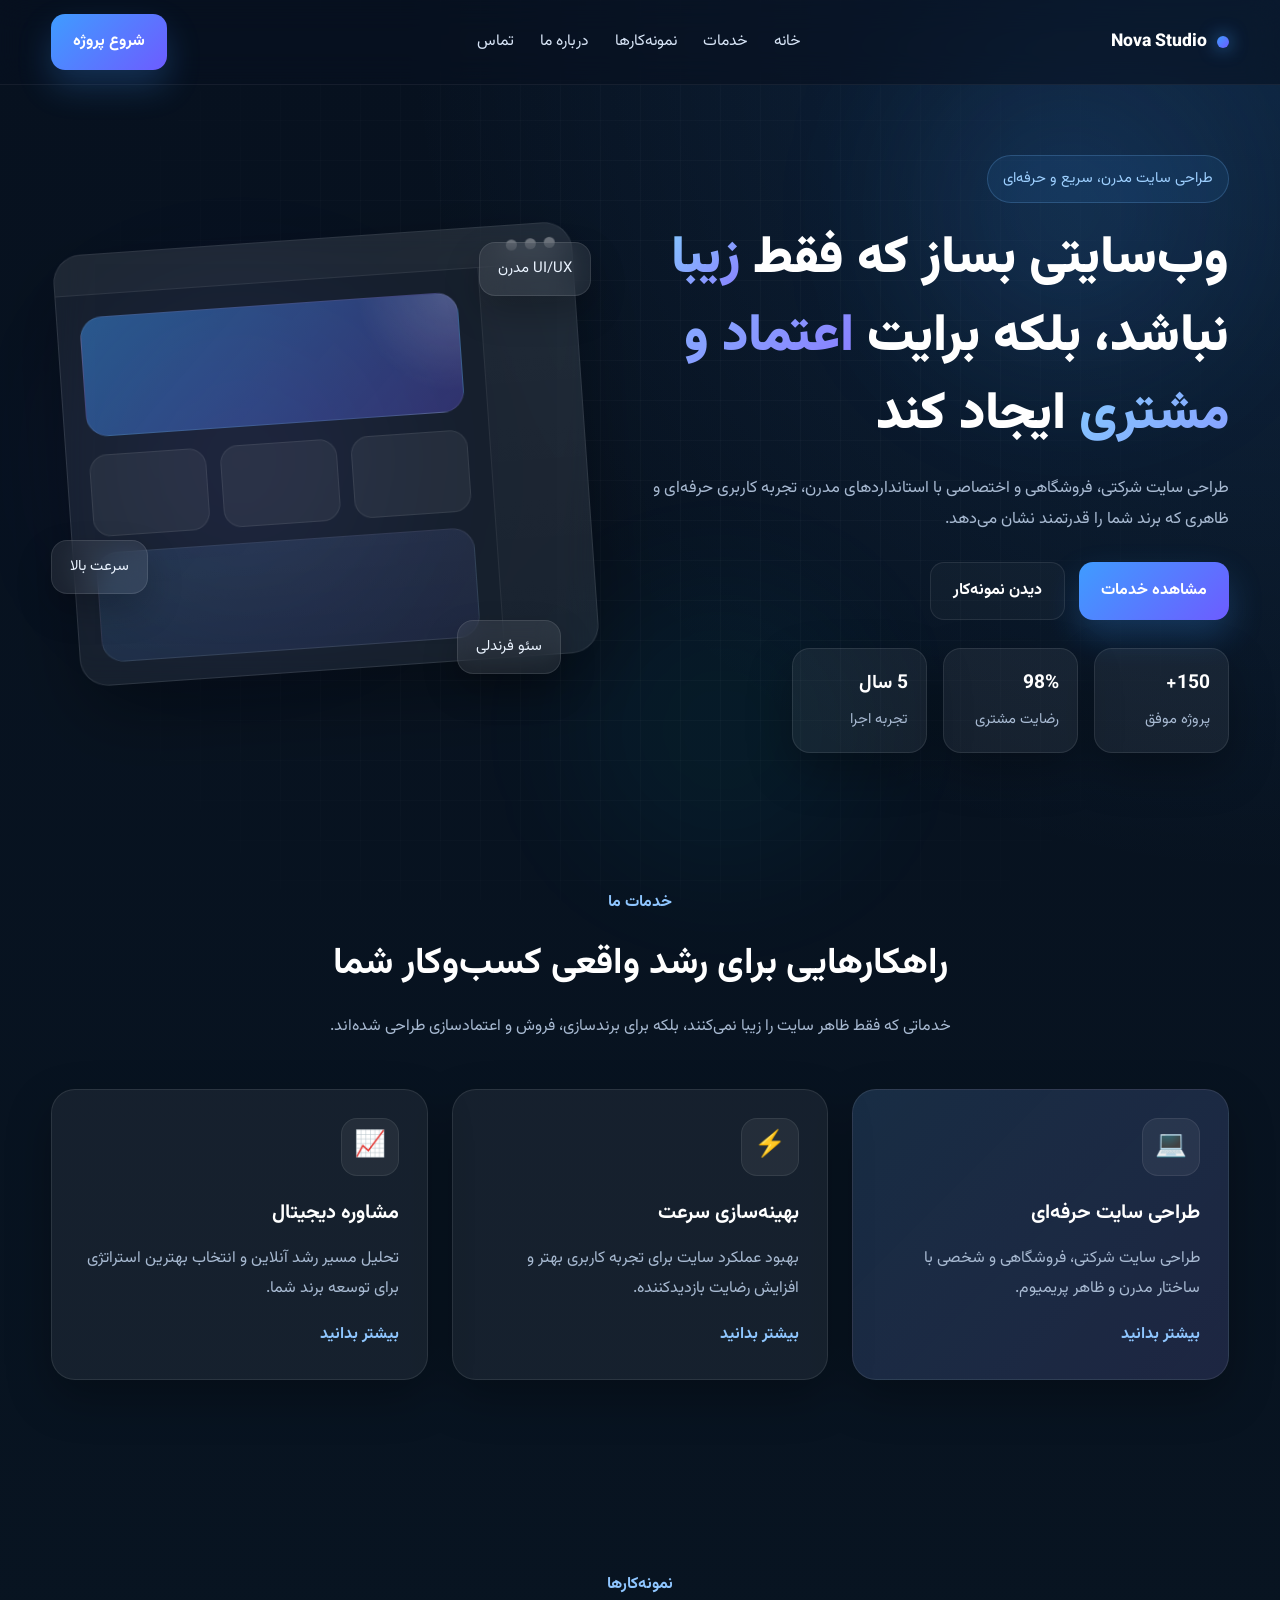
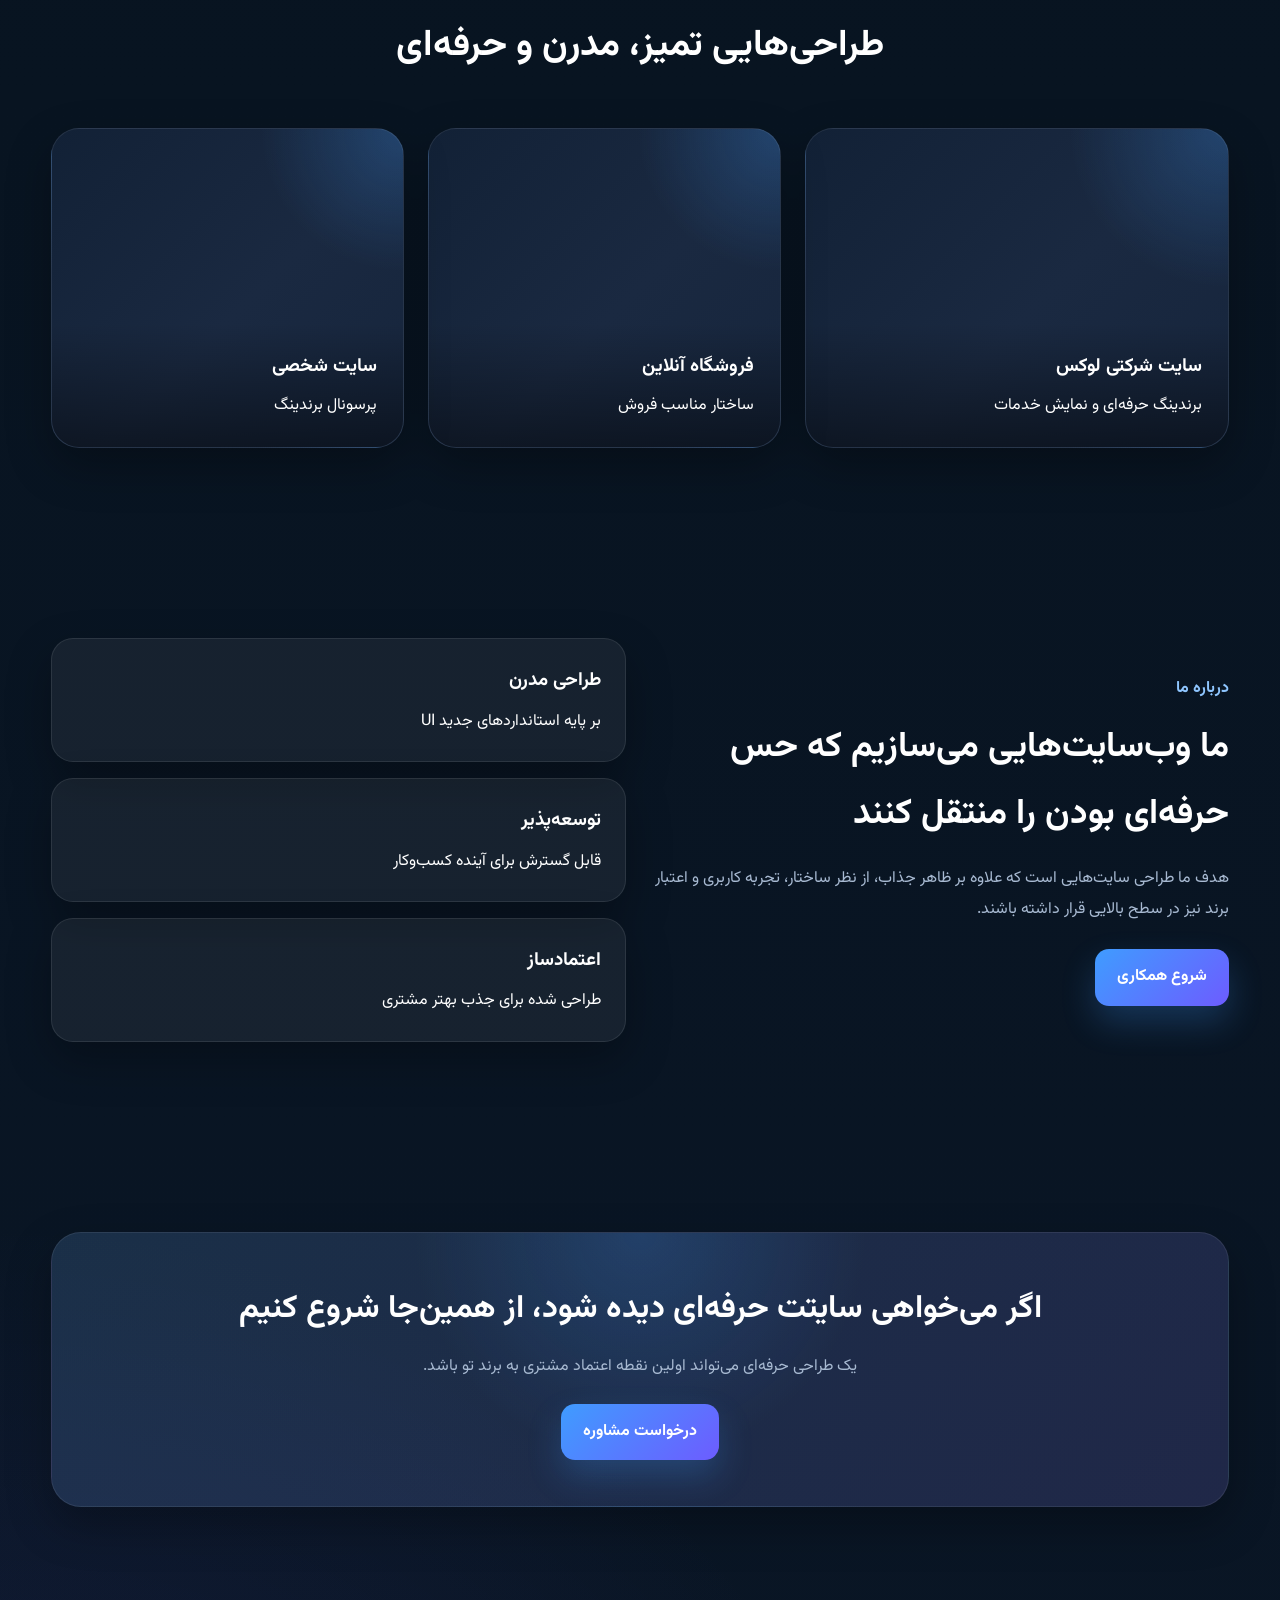
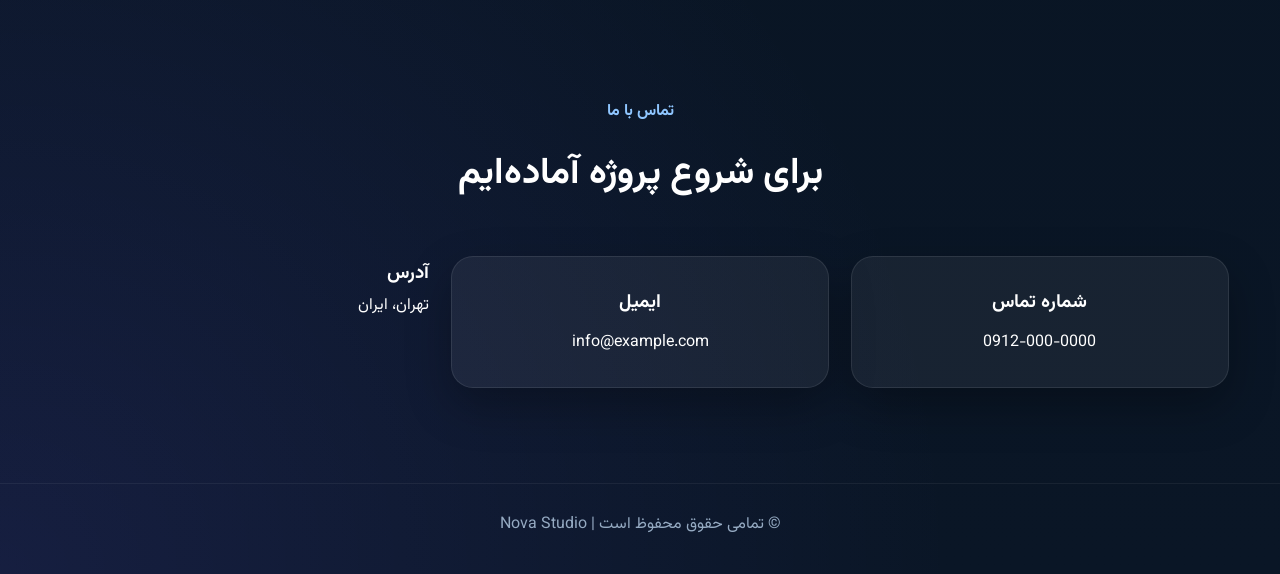
<file: index.html>
<!DOCTYPE html>
<html lang="fa" dir="rtl">
<head>
  <meta charset="UTF-8" />
  <meta name="viewport" content="width=device-width, initial-scale=1.0" />
  <title>Nova Studio | طراحی سایت حرفه‌ای</title>

  <!-- فونت فارسی حرفه‌ای -->
  <link rel="preconnect" href="https://fonts.googleapis.com">
  <link rel="preconnect" href="https://fonts.gstatic.com" crossorigin>
  <link href="https://fonts.googleapis.com/css2?family=Vazirmatn:wght@400;500;700;800;900&display=swap" rel="stylesheet">

  <link rel="stylesheet" href="style.css" />
</head>
<body>

  <!-- Background -->
  <div class="bg-grid"></div>
  <div class="glow glow-1"></div>
  <div class="glow glow-2"></div>
  <div class="glow glow-3"></div>

  <!-- Header -->
  <header class="header">
    <div class="container navbar">
      <a href="#" class="logo">
        <span class="logo-dot"></span>
        Nova Studio
      </a>

      <nav class="nav" id="navMenu">
        <a href="#hero">خانه</a>
        <a href="#services">خدمات</a>
        <a href="#portfolio">نمونه‌کارها</a>
        <a href="#about">درباره ما</a>
        <a href="#contact">تماس</a>
      </nav>

      <div class="nav-actions">
        <a href="#contact" class="btn btn-primary desktop-btn">شروع پروژه</a>
        <button class="menu-toggle" id="menuToggle">☰</button>
      </div>
    </div>
  </header>

  <!-- Hero -->
  <section class="hero" id="hero">
    <div class="container hero-wrapper">
      <div class="hero-text">
        <span class="badge">طراحی سایت مدرن، سریع و حرفه‌ای</span>

        <h1>
          وب‌سایتی بساز که فقط
          <span>زیبا</span> نباشد،
          بلکه برایت
          <span>اعتماد و مشتری</span>
          ایجاد کند
        </h1>

        <p>
          طراحی سایت شرکتی، فروشگاهی و اختصاصی با استانداردهای مدرن،
          تجربه کاربری حرفه‌ای و ظاهری که برند شما را قدرتمند نشان می‌دهد.
        </p>

        <div class="hero-buttons">
          <a href="#services" class="btn btn-primary">مشاهده خدمات</a>
          <a href="#portfolio" class="btn btn-secondary">دیدن نمونه‌کار</a>
        </div>

        <div class="hero-metrics">
          <div class="metric">
            <strong>150+</strong>
            <span>پروژه موفق</span>
          </div>
          <div class="metric">
            <strong>98%</strong>
            <span>رضایت مشتری</span>
          </div>
          <div class="metric">
            <strong>5 سال</strong>
            <span>تجربه اجرا</span>
          </div>
        </div>
      </div>

      <div class="hero-visual">
        <div class="ui-card">
          <div class="ui-topbar">
            <span></span><span></span><span></span>
          </div>

          <div class="ui-content">
            <div class="ui-sidebar"></div>

            <div class="ui-main">
              <div class="ui-banner"></div>

              <div class="ui-stats">
                <div class="ui-mini-card"></div>
                <div class="ui-mini-card"></div>
                <div class="ui-mini-card"></div>
              </div>

              <div class="ui-chart"></div>
            </div>
          </div>
        </div>

        <div class="float-tag tag-1">UI/UX مدرن</div>
        <div class="float-tag tag-2">سرعت بالا</div>
        <div class="float-tag tag-3">سئو فرندلی</div>
      </div>
    </div>
  </section>

  <!-- Services -->
  <section class="section" id="services">
    <div class="container">
      <div class="section-head">
        <span>خدمات ما</span>
        <h2>راهکارهایی برای رشد واقعی کسب‌وکار شما</h2>
        <p>
          خدماتی که فقط ظاهر سایت را زیبا نمی‌کنند، بلکه برای برندسازی،
          فروش و اعتمادسازی طراحی شده‌اند.
        </p>
      </div>

      <div class="service-grid">
        <article class="service-card featured">
          <div class="service-icon">💻</div>
          <h3>طراحی سایت حرفه‌ای</h3>
          <p>طراحی سایت شرکتی، فروشگاهی و شخصی با ساختار مدرن و ظاهر پریمیوم.</p>
          <a href="#">بیشتر بدانید</a>
        </article>

        <article class="service-card">
          <div class="service-icon">⚡</div>
          <h3>بهینه‌سازی سرعت</h3>
          <p>بهبود عملکرد سایت برای تجربه کاربری بهتر و افزایش رضایت بازدیدکننده.</p>
          <a href="#">بیشتر بدانید</a>
        </article>

        <article class="service-card">
          <div class="service-icon">📈</div>
          <h3>مشاوره دیجیتال</h3>
          <p>تحلیل مسیر رشد آنلاین و انتخاب بهترین استراتژی برای توسعه برند شما.</p>
          <a href="#">بیشتر بدانید</a>
        </article>
      </div>
    </div>
  </section>

  <!-- Portfolio -->
  <section class="section" id="portfolio">
    <div class="container">
      <div class="section-head">
        <span>نمونه‌کارها</span>
        <h2>طراحی‌هایی تمیز، مدرن و حرفه‌ای</h2>
      </div>

      <div class="portfolio-grid">
        <div class="portfolio-item large">
          <div class="portfolio-layer">
            <h3>سایت شرکتی لوکس</h3>
            <p>برندینگ حرفه‌ای و نمایش خدمات</p>
          </div>
        </div>

        <div class="portfolio-item">
          <div class="portfolio-layer">
            <h3>فروشگاه آنلاین</h3>
            <p>ساختار مناسب فروش</p>
          </div>
        </div>

        <div class="portfolio-item">
          <div class="portfolio-layer">
            <h3>سایت شخصی</h3>
            <p>پرسونال برندینگ</p>
          </div>
        </div>
      </div>
    </div>
  </section>

  <!-- About -->
  <section class="section" id="about">
    <div class="container about-layout">
      <div class="about-text">
        <span>درباره ما</span>
        <h2>ما وب‌سایت‌هایی می‌سازیم که حس حرفه‌ای بودن را منتقل کنند</h2>
        <p>
          هدف ما طراحی سایت‌هایی است که علاوه بر ظاهر جذاب،
          از نظر ساختار، تجربه کاربری و اعتبار برند نیز در سطح بالایی قرار داشته باشند.
        </p>
        <a href="#contact" class="btn btn-primary">شروع همکاری</a>
      </div>

      <div class="about-cards">
        <div class="about-card">
          <h3>طراحی مدرن</h3>
          <p>بر پایه استانداردهای جدید UI</p>
        </div>
        <div class="about-card">
          <h3>توسعه‌پذیر</h3>
          <p>قابل گسترش برای آینده کسب‌وکار</p>
        </div>
        <div class="about-card">
          <h3>اعتمادساز</h3>
          <p>طراحی شده برای جذب بهتر مشتری</p>
        </div>
      </div>
    </div>
  </section>

  <!-- CTA -->
  <section class="section">
    <div class="container">
      <div class="cta-box">
        <h2>اگر می‌خواهی سایتت حرفه‌ای دیده شود، از همین‌جا شروع کنیم</h2>
        <p>یک طراحی حرفه‌ای می‌تواند اولین نقطه اعتماد مشتری به برند تو باشد.</p>
        <a href="#contact" class="btn btn-primary">درخواست مشاوره</a>
      </div>
    </div>
  </section>

  <!-- Contact -->
  <section class="section" id="contact">
    <div class="container">
      <div class="section-head">
        <span>تماس با ما</span>
        <h2>برای شروع پروژه آماده‌ایم</h2>
      </div>

      <div class="contact-grid">
        <div class="contact-card">
          <h3>شماره تماس</h3>
          <p>0912-000-0000</p>
        </div>
        <div class="contact-card">
          <h3>ایمیل</h3>
          <p>info@example.com</p>
        </div>
        <div cla="contact-card">
          <h3>آدرس</h3>
          <p>تهران، ایران</p>
        </div>
      </div>
    </div>
  </section>

  <footer class="footer">
    <div class="container footer-inner">
      <p>© تمامی حقوق محفوظ است | Nova Studio</p>
    </div>
  </footer>

  <script src="script.js"></script>
</body>
</html>
</file>
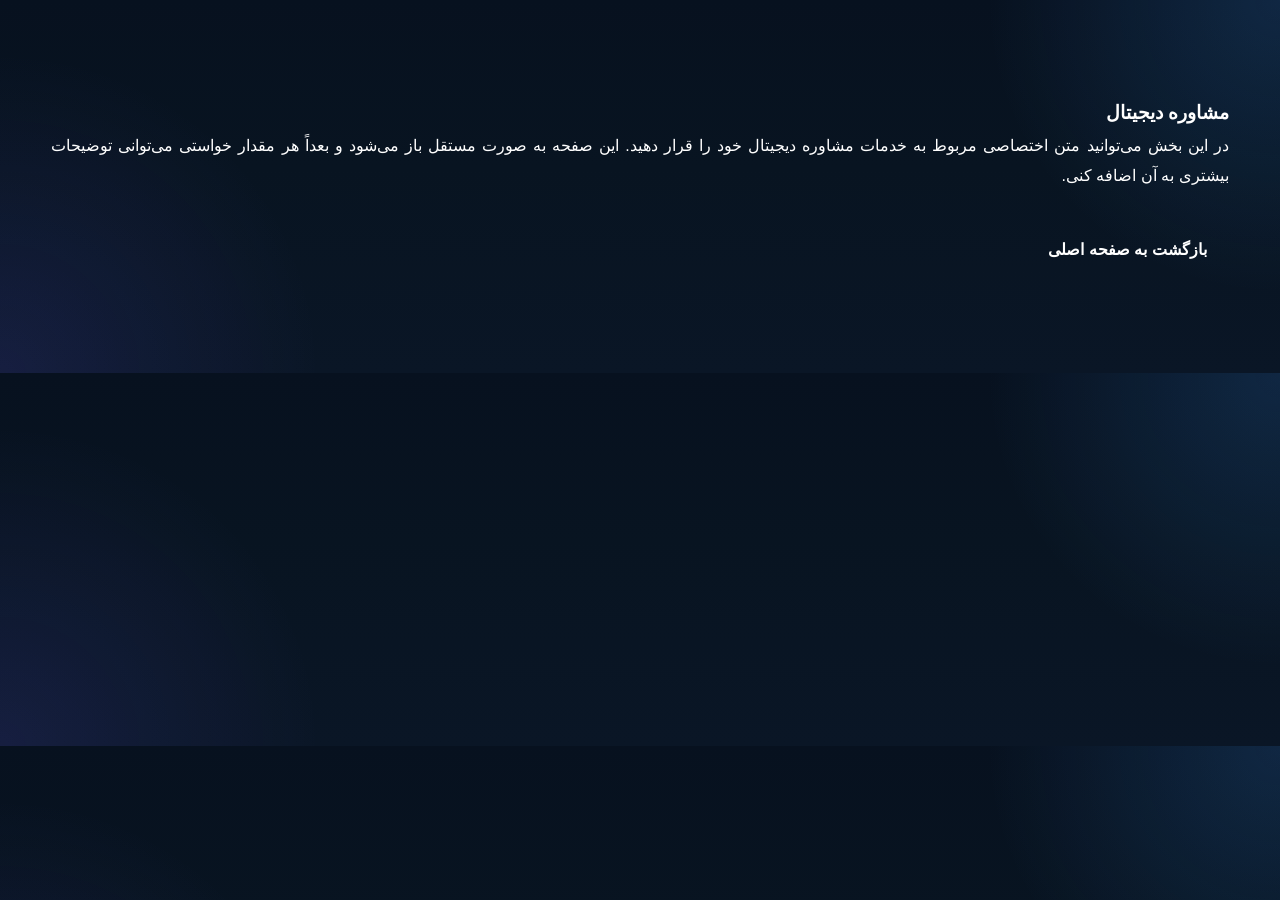
<file: digital-consulting.html>
<!DOCTYPE html>
<html lang="fa" dir="rtl">
<head>
  <meta charset="UTF-8" />
  <meta name="viewport" content="width=device-width, initial-scale=1.0" />
  <title>مشاوره دیجیتال</title>
  <link rel="stylesheet" href="style.css" />
</head>
<body>
  <section class="section">
    <div class="container">
      <h3>مشاوره دیجیتال</h3>
      <p style="text-align: justify;">
        در این بخش می‌توانید متن اختصاصی مربوط به خدمات مشاوره دیجیتال خود را قرار دهید.
        این صفحه به صورت مستقل باز می‌شود و بعداً هر مقدار خواستی می‌توانی توضیحات بیشتری
        به آن اضافه کنی.
      </p>
      <br />
      <a class="btn" href="index.html">بازگشت به صفحه اصلی</a>
    </div>
  </section>
</body>
</html>
</file>
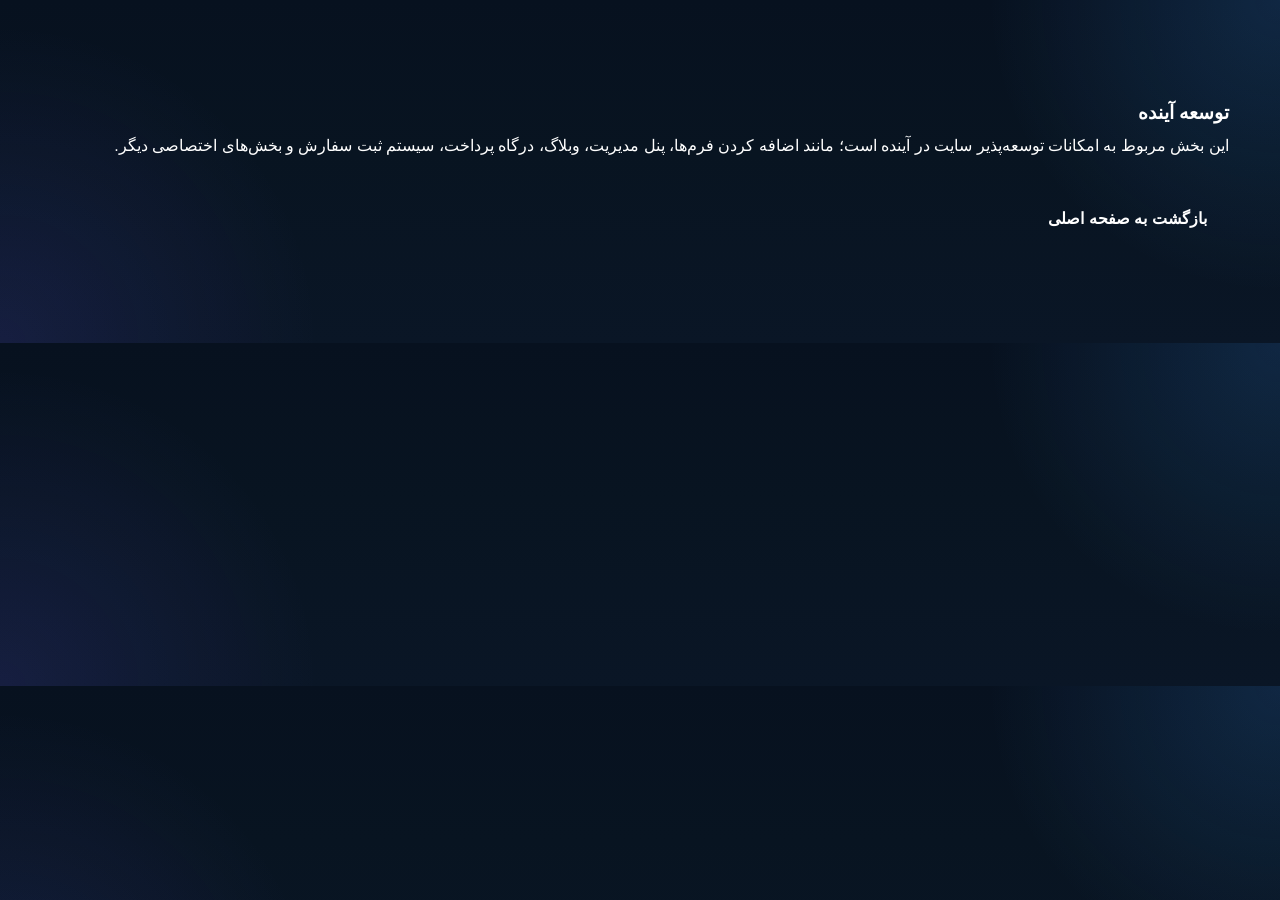
<file: future-development.html>
<!DOCTYPE html>
<html lang="fa" dir="rtl">
<head>
  <meta charset="UTF-8" />
  <meta name="viewport" content="width=device-width, initial-scale=1.0" />
  <title>توسعه آینده</title>
  <link rel="stylesheet" href="style.css" />
</head>
<body>
  <section class="section">
    <div class="container">
      <h3>توسعه آینده</h3>
      <p style="text-align: justify;">
        این بخش مربوط به امکانات توسعه‌پذیر سایت در آینده است؛ مانند اضافه کردن فرم‌ها،
        پنل مدیریت، وبلاگ، درگاه پرداخت، سیستم ثبت سفارش و بخش‌های اختصاصی دیگر.
      </p>
      <br />
      <a class="btn" href="index.html">بازگشت به صفحه اصلی</a>
    </div>
  </section>
</body>
</html>
</file>
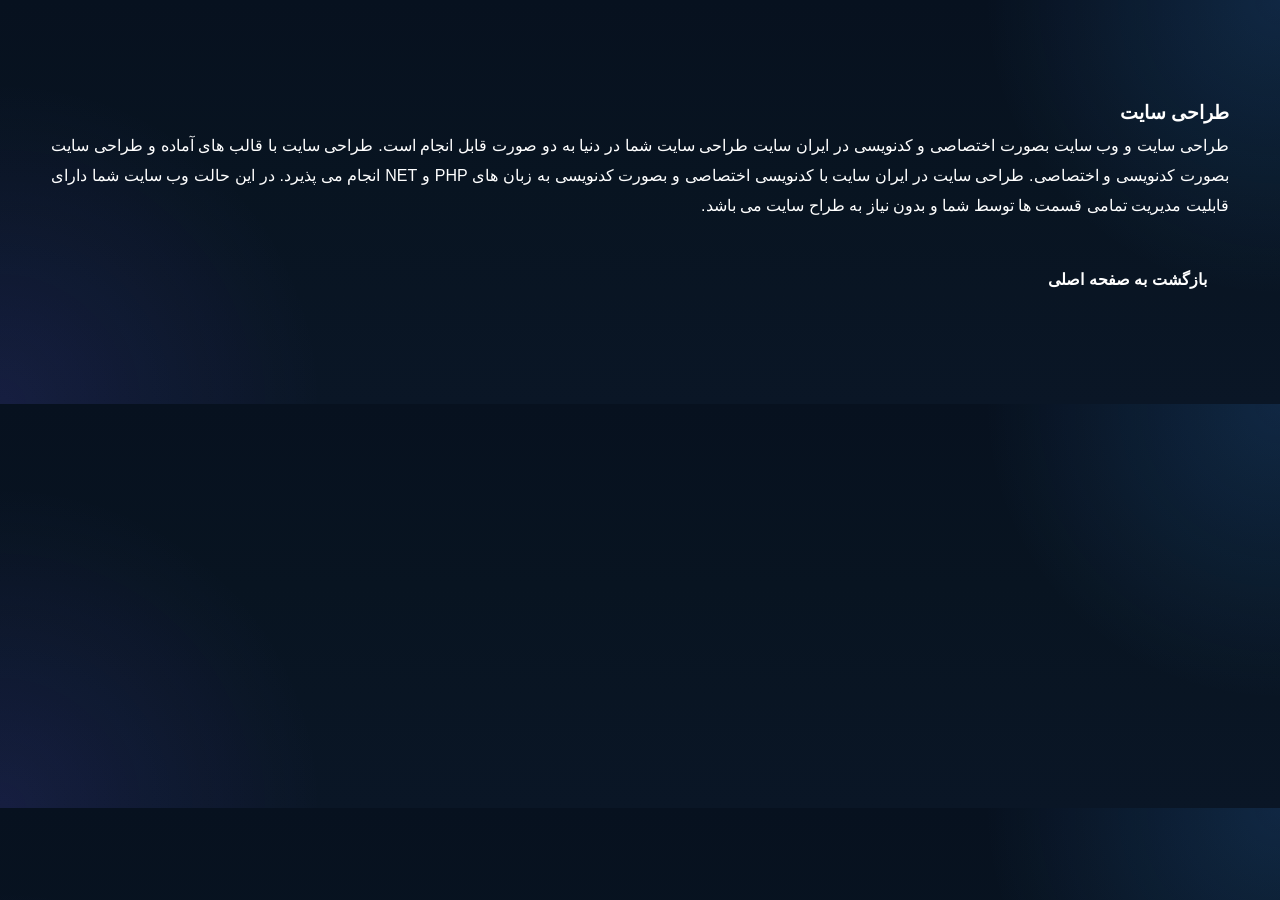
<file: web-design.html>
<!DOCTYPE html>
<html lang="fa" dir="rtl">
<head>
  <meta charset="UTF-8" />
  <meta name="viewport" content="width=device-width, initial-scale=1.0" />
  <title>طراحی سایت</title>
  <link rel="stylesheet" href="style.css" />
</head>
<body>
  <section class="section">
    <div class="container">
      <h3>طراحی سایت</h3>
      <p style="text-align: justify;">
        طراحی سایت و وب سایت بصورت اختصاصی و کدنویسی در ایران سایت
        طراحی سایت شما در دنیا به دو صورت قابل انجام است. طراحی سایت با قالب های آماده
        و طراحی سایت بصورت کدنویسی و اختصاصی. طراحی سایت در ایران سایت با کدنویسی اختصاصی
        و بصورت کدنویسی به زبان های PHP و NET انجام می پذیرد. در این حالت وب سایت شما دارای
        قابلیت مدیریت تمامی قسمت ها توسط شما و بدون نیاز به طراح سایت می باشد.
      </p>
      <br />
      <a class="btn" href="index.html">بازگشت به صفحه اصلی</a>
    </div>
  </section>
</body>
</html>
</file>
<file: style.css>
:root {
  --bg: #07111f;
  --bg-2: #0b1728;
  --panel: rgba(255, 255, 255, 0.06);
  --panel-strong: rgba(255, 255, 255, 0.09);
  --text: #ffffff;
  --muted: #a8bad2;
  --line: rgba(255, 255, 255, 0.09);
  --blue: #3f9cff;
  --blue-2: #6d5cff;
  --shadow: 0 18px 45px rgba(0, 0, 0, 0.28);
}

* {
  margin: 0;
  padding: 0;
  box-sizing: border-box;
  font-family: "Vazirmatn", sans-serif;
}

html {
  scroll-behavior: smooth;
}

body {
  background:
    radial-gradient(circle at top right, rgba(63,156,255,0.16), transparent 22%),
    radial-gradient(circle at bottom left, rgba(109,92,255,0.12), transparent 24%),
    linear-gradient(180deg, #07111f 0%, #081421 45%, #0a1626 100%);
  color: var(--text);
  line-height: 1.9;
  overflow-x: hidden;
}

a {
  color: inherit;
  text-decoration: none;
}

.container {
  width: min(1180px, 92%);
  margin: auto;
}

.bg-grid {
  position: fixed;
  inset: 0;
  background-image:
    linear-gradient(rgba(255,255,255,0.025) 1px, transparent 1px),
    linear-gradient(90deg, rgba(255,255,255,0.025) 1px, transparent 1px);
  background-size: 40px 40px;
  mask-image: radial-gradient(circle at center, black 35%, transparent 85%);
  z-index: -3;
}

.glow {
  position: fixed;
  border-radius: 50%;
  filter: blur(100px);
  z-index: -2;
  opacity: 0.9;
}

.glow-1 {
  width: 260px;
  height: 260px;
  top: 80px;
  right: 80px;
  background: rgba(63,156,255,0.22);
}

.glow-2 {
  width: 240px;
  height: 240px;
  top: 340px;
  left: 120px;
  background: rgba(109,92,255,0.16);
}

.glow-3 {
  width: 220px;
  height: 220px;
  bottom: 60px;
  right: 35%;
  background: rgba(0,224,255,0.10);
}

/* Header */
.header {
  position: sticky;
  top: 0;
  z-index: 1000;
  backdrop-filter: blur(16px);
  background: rgba(7, 17, 31, 0.58);
  border-bottom: 1px solid rgba(255,255,255,0.06);
}

.navbar {
  min-height: 84px;
  display: flex;
  align-items: center;
  justify-content: space-between;
  gap: 24px;
}

.logo {
  display: flex;
  align-items: center;
  gap: 10px;
  font-weight: 800;
  font-size: 1.1rem;
}

.logo-dot {
  width: 12px;
  height: 12px;
  border-radius: 50%;
  background: linear-gradient(135deg, var(--blue), var(--blue-2));
  box-shadow: 0 0 18px rgba(63,156,255,0.8);
}

.nav {
  display: flex;
  align-items: center;
  gap: 26px;
}

.nav a {
  color: #d8e5f7;
  font-size: 0.98rem;
  transition: 0.25s ease;
}

.nav a:hover {
  color: #7dc0ff;
}

.nav-actions {
  display: flex;
  align-items: center;
  gap: 12px;
}

.menu-toggle {
  display: none;
  background: transparent;
  border: 1px solid var(--line);
  color: #fff;
  font-size: 1.3rem;
  width: 46px;
  height: 46px;
  border-radius: 12px;
  cursor: pointer;
}

/* Buttons */
.btn {
  display: inline-flex;
  align-items: center;
  justify-content: center;
  padding: 13px 22px;
  border-radius: 14px;
  font-weight: 700;
  transition: 0.3s ease;
}

.btn-primary {
  background: linear-gradient(135deg, var(--blue), var(--blue-2));
  color: white;
  box-shadow: 0 16px 34px rgba(63, 156, 255, 0.24);
}

.btn-primary:hover {
  transform: translateY(-4px);
  box-shadow: 0 22px 40px rgba(63, 156, 255, 0.28);
}

.btn-secondary {
  border: 1px solid var(--line);
  background: rgba(255,255,255,0.03);
  color: white;
}

.btn-secondary:hover {
  transform: translateY(-4px);
  background: rgba(255,255,255,0.06);
}

/* Hero */
.hero {
  padding: 70px 0 40px;
}

.hero-wrapper {
  display: grid;
  grid-template-columns: 1.05fr 1fr;
  gap: 50px;
  align-items: center;
}

.badge {
  display: inline-block;
  padding: 9px 15px;
  border-radius: 999px;
  border: 1px solid rgba(125, 192, 255, 0.22);
  background: rgba(63,156,255,0.09);
  color: #9ed0ff;
  font-size: 0.92rem;
  margin-bottom: 18px;
}

.hero-text h1 {
  font-size: 3.25rem;
  line-height: 1.5;
  font-weight: 900;
  margin-bottom: 18px;
  max-width: 650px;
}

.hero-text h1 span {
  background: linear-gradient(135deg, #84cbff, #8a7cff);
  -webkit-background-clip: text;
  -webkit-text-fill-color: transparent;
}

.hero-text p {
  color: var(--muted);
  max-width: 620px;
  font-size: 1.03rem;
  margin-bottom: 26px;
}

.hero-buttons {
  display: flex;
  gap: 14px;
  flex-wrap: wrap;
  margin-bottom: 28px;
}

.hero-metrics {
  display: flex;
  gap: 16px;
  flex-wrap: wrap;
}

.metric {
  min-width: 135px;
  padding: 16px 18px;
  background: var(--panel);
  border: 1px solid var(--line);
  border-radius: 18px;
  box-shadow: var(--shadow);
}

.metric strong {
  display: block;
  font-size: 1.2rem;
  margin-bottom: 4px;
}

.metric span {
  color: var(--muted);
  font-size: 0.92rem;
}

/* Hero Visual */
.hero-visual {
  position: relative;
  min-height: 520px;
  display: flex;
  align-items: center;
  justify-content: center;
}

.ui-card {
  width: 100%;
  max-width: 520px;
  border-radius: 28px;
  overflow: hidden;
  background: rgba(255,255,255,0.06);
  border: 1px solid rgba(255,255,255,0.10);
  backdrop-filter: blur(18px);
  box-shadow: 0 30px 80px rgba(0, 0, 0, 0.35);
  transform: rotate(-4deg);
}

.ui-topbar {
  display: flex;
  gap: 8px;
  padding: 14px 16px;
  border-bottom: 1px solid rgba(255,255,255,0.07);
  background: rgba(255,255,255,0.03);
}

.ui-topbar span {
  width: 11px;
  height: 11px;
  border-radius: 50%;
  background: rgba(255,255,255,0.35);
}

.ui-content {
  display: grid;
  grid-template-columns: 95px 1fr;
  min-height: 360px;
}

.ui-sidebar {
  border-left: 1px solid rgba(255,255,255,0.06);
  background:
    linear-gradient(180deg, rgba(255,255,255,0.03), rgba(255,255,255,0.01));
}

.ui-main {
  padding: 22px;
}

.ui-banner {
  height: 120px;
  border-radius: 22px;
  margin-bottom: 18px;
  background:
    radial-gradient(circle at top right, rgba(255,255,255,0.16), transparent 25%),
    linear-gradient(135deg, rgba(63,156,255,0.45), rgba(109,92,255,0.30));
  border: 1px solid rgba(255,255,255,0.08);
}

.ui-stats {
  display: grid;
  grid-template-columns: repeat(3, 1fr);
  gap: 14px;
  margin-bottom: 16px;
}

.ui-mini-card {
  height: 82px;
  border-radius: 18px;
  background: rgba(255,255,255,0.06);
  border: 1px solid rgba(255,255,255,0.08);
}

.ui-chart {
  height: 110px;
  border-radius: 22px;
  background:
    linear-gradient(180deg, rgba(255,255,255,0.03), rgba(255,255,255,0.01)),
    linear-gradient(135deg, rgba(63,156,255,0.12), rgba(109,92,255,0.08));
  border: 1px solid rgba(255,255,255,0.08);
}

.float-tag {
  position: absolute;
  padding: 12px 18px;
  border-radius: 16px;
  background: rgba(255,255,255,0.08);
  border: 1px solid rgba(255,255,255,0.10);
  backdrop-filter: blur(14px);
  color: #eaf3ff;
  box-shadow: 0 16px 35px rgba(0,0,0,0.22);
  font-size: 0.93rem;
}

.tag-1 {
  top: 48px;
  right: 10px;
}

.tag-2 {
  left: 0;
  bottom: 120px;
}

.tag-3 {
  right: 40px;
  bottom: 40px;
}

/* Sections */
.section {
  padding: 95px 0;
}

.section-head {
  text-align: center;
  max-width: 760px;
  margin: 0 auto 46px;
}

.section-head span {
  display: inline-block;
  color: #8fc6ff;
  font-weight: 700;
  margin-bottom: 12px;
}

.section-head h2 {
  font-size: 2.3rem;
  margin-bottom: 12px;
}

.section-head p {
  color: var(--muted);
}

/* Services */
.service-grid {
  display: grid;
  grid-template-columns: repeat(3, 1fr);
  gap: 24px;
}

.service-card {
  padding: 28px;
  background: var(--panel);
  border: 1px solid var(--line);
  border-radius: 24px;
  box-shadow: var(--shadow);
  transition: 0.3s ease;
}

.service-card:hover {
  transform: translateY(-8px);
  border-color: rgba(125, 192, 255, 0.35);
}

.service-card.featured {
  background:
    linear-gradient(135deg, rgba(63,156,255,0.12), rgba(109,92,255,0.10)),
    rgba(255,255,255,0.05);
}

.service-icon {
  width: 58px;
  height: 58px;
  border-radius: 16px;
  display: flex;
  align-items: center;
  justify-content: center;
  font-size: 1.6rem;
  margin-bottom: 18px;
  background: rgba(255,255,255,0.06);
  border: 1px solid rgba(255,255,255,0.08);
}

.service-card h3 {
  margin-bottom: 12px;
  font-size: 1.25rem;
}

.service-card p {
  color: var(--muted);
  margin-bottom: 16px;
}

.service-card a {
  color: #8fc6ff;
  font-weight: 700;
}

/* Portfolio */
.portfolio-grid {
  display: grid;
  grid-template-columns: 1.2fr 1fr 1fr;
  gap: 24px;
}

.portfolio-item {
  min-height: 320px;
  border-radius: 28px;
  position: relative;
  overflow: hidden;
  border: 1px solid rgba(255,255,255,0.08);
  background:
    radial-gradient(circle at top right, rgba(63,156,255,0.24), transparent 30%),
    linear-gradient(135deg, #122136, #1a2941 55%, #16253c);
  box-shadow: var(--shadow);
}

.portfolio-item.large {
  min-height: 320px;
}

.portfolio-layer {
  position: absolute;
  inset-inline: 0;
  bottom: 0;
  padding: 26px;
  background: linear-gradient(180deg, transparent, rgba(0,0,0,0.45));
}

.portfolio-layer h3 {
  margin-bottom: 6px;
}

/* About */
.about-layout {
  display: grid;
  grid-template-columns: 1fr 1fr;
  gap: 28px;
  align-items: center;
}

.about-text span {
  color: #8fc6ff;
  font-weight: 700;
}

.about-text h2 {
  font-size: 2.2rem;
  margin: 10px 0 16px;
}

.about-text p {
  color: var(--muted);
  margin-bottom: 24px;
}

.about-cards {
  display: grid;
  gap: 16px;
}

.about-card {
  padding: 24px;
  background: var(--panel);
  border: 1px solid var(--line);
  border-radius: 22px;
  box-shadow: var(--shadow);
}

.about-card h3 {
  margin-bottom: 8px;
}

/* CTA */
.cta-box {
  text-align: center;
  padding: 46px 26px;
  border-radius: 30px;
  background:
    radial-gradient(circle at top center, rgba(63,156,255,0.18), transparent 35%),
    linear-gradient(135deg, rgba(63,156,255,0.12), rgba(109,92,255,0.12)),
    rgba(255,255,255,0.05);
  border: 1px solid rgba(255,255,255,0.08);
  box-shadow: var(--shadow);
}

.cta-box h2 {
  font-size: 2rem;
  margin-bottom: 12px;
}

.cta-box p {
  color: var(--muted);
  margin-bottom: 22px;
}

/* Contact */
.contact-grid {
  display: grid;
  grid-template-columns: repeat(3, 1fr);
  gap: 22px;
}

.contact-card {
  text-align: center;
  padding: 28px;
  background: var(--panel);
  border: 1px solid var(--line);
  border-radius: 22px;
  box-shadow: var(--shadow);
}

.contact-card h3 {
  margin-bottom: 8px;
}

/* Footer */
.footer {
  border-top: 1px solid rgba(255,255,255,0.06);
  padding: 26px 0 34px;
  color: #95aac2;
}

.footer-inner {
  text-align: center;
}

/* Responsive */
@media (max-width: 1100px) {
  .hero-wrapper,
  .service-grid,
  .portfolio-grid,
  .about-layout,
  .contact-grid {
    grid-template-columns: 1fr;
  }

  .hero-visual {
    min-height: auto;
    margin-top: 10px;
  }
}

@media (max-width: 820px) {
  .menu-toggle {
    display: inline-flex;
    align-items: center;
    justify-content: center;
  }

  .desktop-btn {
    display: none;
  }

  .nav {
    position: absolute;
    top: 84px;
    right: 4%;
    left: 4%;
    display: none;
    flex-direction: column;
    align-items: flex-start;
    padding: 18px;
    border-radius: 18px;
    background: rgba(10, 20, 36, 0.96);
    border: 1px solid rgba(255,255,255,0.08);
    box-shadow: var(--shadow);
  }

  .nav.active {
    display: flex;
  }

  .hero-text h1 {
    font-size: 2.35rem;
  }

  .section-head h2,
  .about-text h2,
  .cta-box h2 {
    font-size: 1.7rem;
  }

  .float-tag {
    display: none;
  }

  .ui-content {
    grid-template-columns: 70px 1fr;
  }

  .ui-stats {
    grid-template-columns: 1fr;
  }
}
</file>
